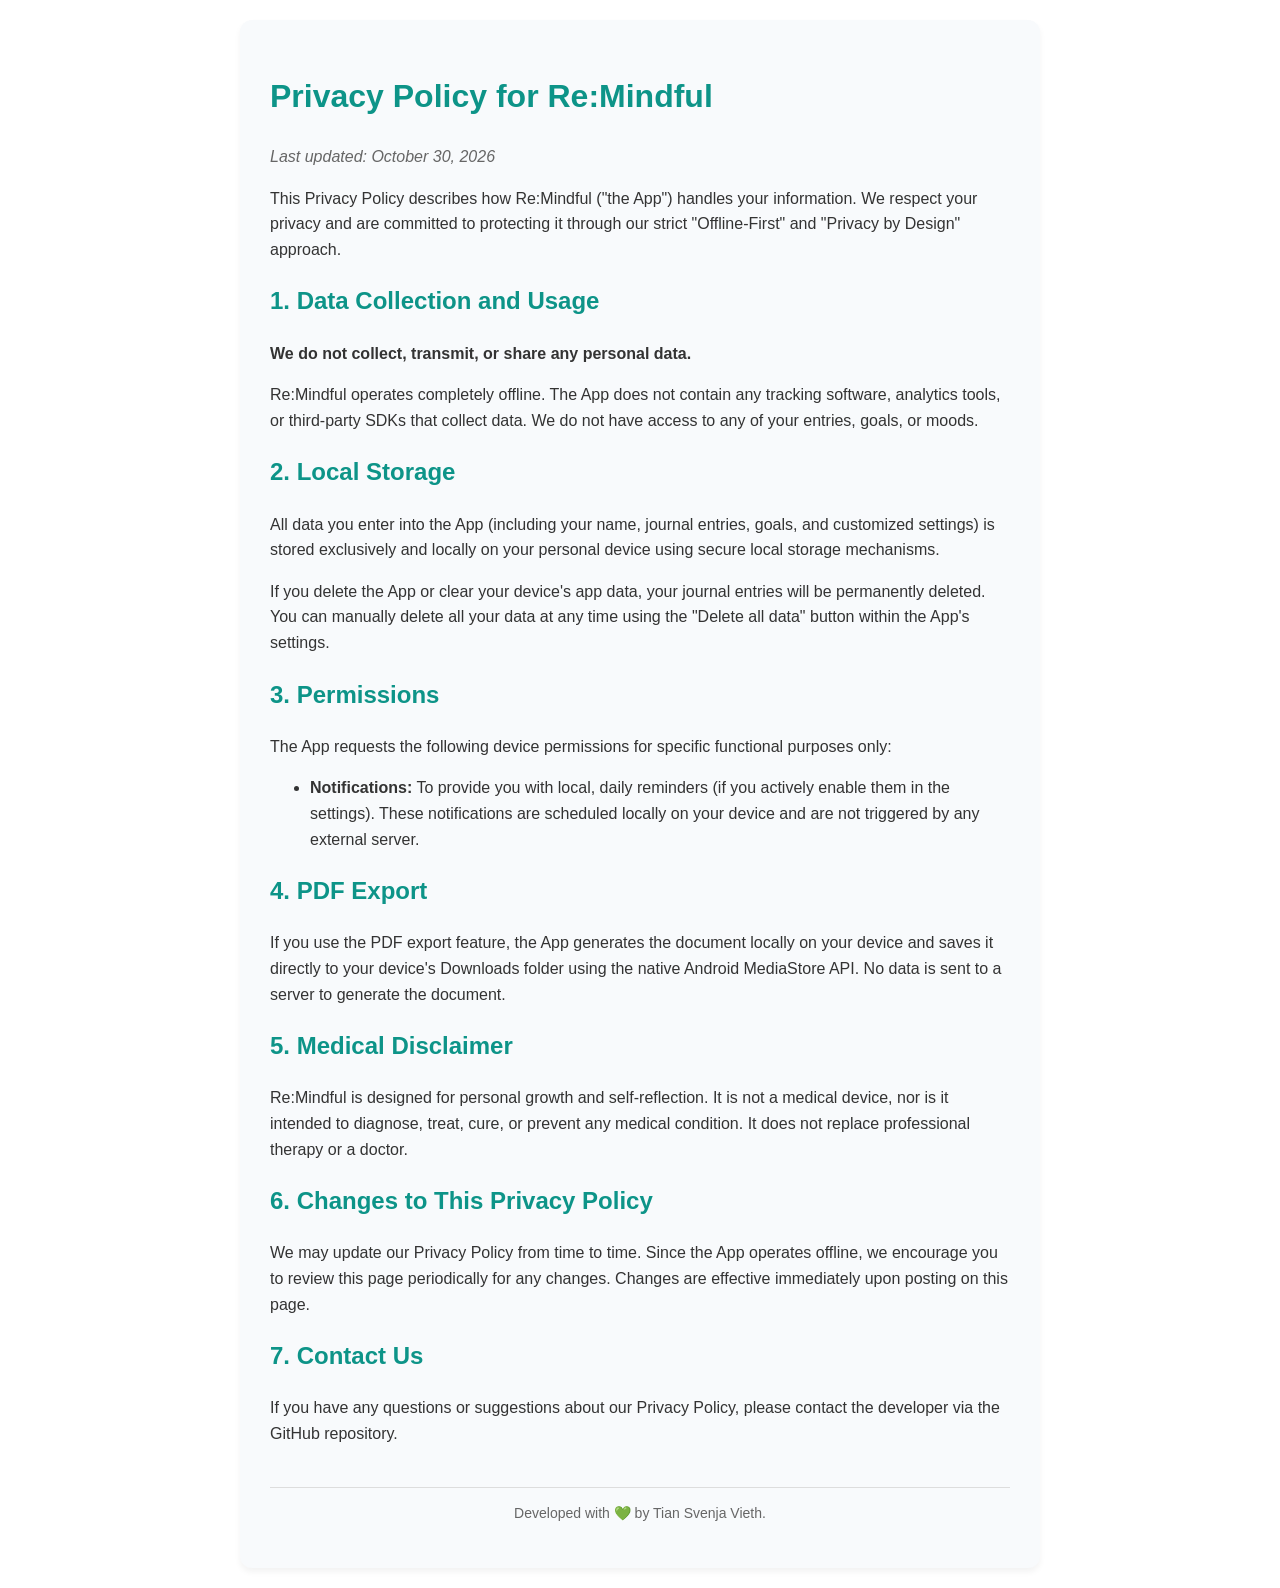
<file: index.html>
<!DOCTYPE html>
<html lang="en">
<head>
    <meta charset="UTF-8">
    <meta name="viewport" content="width=device-width, initial-scale=1.0">
    <title>Privacy Policy - Re:Mindful</title>
    <style>
        body {
            font-family: -apple-system, BlinkMacSystemFont, "Segoe UI", Roboto, Helvetica, Arial, sans-serif;
            line-height: 1.6;
            color: #333;
            max-width: 800px;
            margin: 0 auto;
            padding: 20px;
        }
        h1, h2 {
            color: #0d9488;
        }
        .container {
            background-color: #f8fafc;
            padding: 30px;
            border-radius: 12px;
            box-shadow: 0 4px 6px rgba(0,0,0,0.05);
        }
        .date {
            color: #666;
            font-style: italic;
        }
    </style>
</head>
<body>
    <div class="container">
        <h1>Privacy Policy for Re:Mindful</h1>
        <p class="date">Last updated: October 30, 2026</p>

        <p>This Privacy Policy describes how Re:Mindful ("the App") handles your information. We respect your privacy and are committed to protecting it through our strict "Offline-First" and "Privacy by Design" approach.</p>

        <h2>1. Data Collection and Usage</h2>
        <p><strong>We do not collect, transmit, or share any personal data.</strong></p>
        <p>Re:Mindful operates completely offline. The App does not contain any tracking software, analytics tools, or third-party SDKs that collect data. We do not have access to any of your entries, goals, or moods.</p>

        <h2>2. Local Storage</h2>
        <p>All data you enter into the App (including your name, journal entries, goals, and customized settings) is stored exclusively and locally on your personal device using secure local storage mechanisms.</p>
        <p>If you delete the App or clear your device's app data, your journal entries will be permanently deleted. You can manually delete all your data at any time using the "Delete all data" button within the App's settings.</p>

        <h2>3. Permissions</h2>
        <p>The App requests the following device permissions for specific functional purposes only:</p>
        <ul>
            <li><strong>Notifications:</strong> To provide you with local, daily reminders (if you actively enable them in the settings). These notifications are scheduled locally on your device and are not triggered by any external server.</li>
        </ul>

        <h2>4. PDF Export</h2>
        <p>If you use the PDF export feature, the App generates the document locally on your device and saves it directly to your device's Downloads folder using the native Android MediaStore API. No data is sent to a server to generate the document.</p>

        <h2>5. Medical Disclaimer</h2>
        <p>Re:Mindful is designed for personal growth and self-reflection. It is not a medical device, nor is it intended to diagnose, treat, cure, or prevent any medical condition. It does not replace professional therapy or a doctor.</p>

        <h2>6. Changes to This Privacy Policy</h2>
        <p>We may update our Privacy Policy from time to time. Since the App operates offline, we encourage you to review this page periodically for any changes. Changes are effective immediately upon posting on this page.</p>

        <h2>7. Contact Us</h2>
        <p>If you have any questions or suggestions about our Privacy Policy, please contact the developer via the GitHub repository.</p>

        <hr style="margin-top: 40px; border: none; border-top: 1px solid #ddd;">
        <p style="text-align: center; color: #666; font-size: 14px;">Developed with 💚 by Tian Svenja Vieth.</p>
    </div>
</body>
</html>
</file>
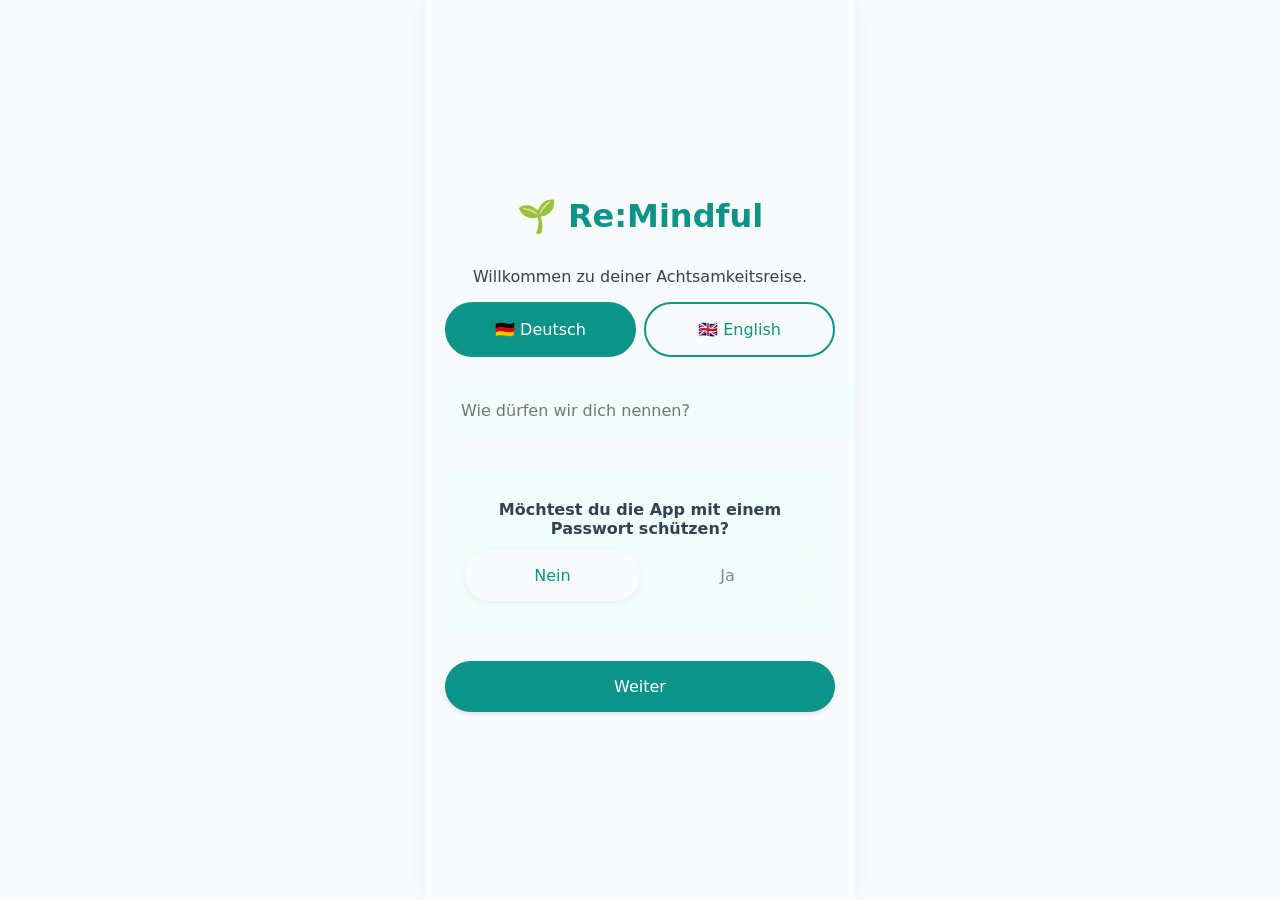
<file: app/src/main/assets/index.html>
<!DOCTYPE html>
<html lang="de">
<head>
    <meta charset="UTF-8">
    <meta name="viewport" content="width=device-width, initial-scale=1.0, maximum-scale=1.0, user-scalable=no, viewport-fit=cover">
    <title>Re:Mindful</title>
    <link rel="stylesheet" href="style.css">
</head>
<body>
    <div id="toast-container"></div>

    <!-- Lock Screen -->
    <div id="screen-lock" class="overlay-screen" style="display:none;">
        <div style="padding: 40px; text-align: center; width: 100%;">
            <h1 style="font-size: 48px; margin-bottom: 16px;">🔒</h1>
            <h2 data-i18n="lock_title">App gesperrt</h2>
            <p data-i18n="lock_desc">Bitte gib dein Passwort ein.</p>
            <input type="password" id="input-lock-pw" style="text-align: center;">
            <button onclick="app.unlockApp()" data-i18n="lock_btn">Entsperren</button>
        </div>
    </div>

    <!-- Splash Screen -->
    <div id="screen-splash" class="overlay-screen" style="display:none;">
        <div class="splash-content">
            <h1>👋</h1>
            <h2 id="splash-title">Willkommen!</h2>
            <p data-i18n="splash_subtitle">Wie geht es dir heute?</p>
            <button onclick="app.closeSplash()" data-i18n="splash_btn">Einen Eintrag erstellen</button>
        </div>
    </div>

    <!-- Custom Modal -->
    <div id="custom-modal" class="modal-overlay">
        <div class="modal-content">
            <h3 id="modal-title">Titel</h3>
            <div id="modal-body">Inhalt</div>
            <div class="modal-actions">
                <button id="modal-cancel" class="outline-btn" style="display:none;">Abbrechen</button>
                <button id="modal-confirm">OK</button>
            </div>
        </div>
    </div>

    <div id="app-container">
        <!-- Onboarding Screen -->
        <div id="screen-onboarding" class="screen">
            <div id="onboarding-step-1" class="onboarding-content">
                <h1>🌱 Re:Mindful</h1>
                <p data-i18n="onboarding_desc">Willkommen zu deiner Achtsamkeitsreise.</p>

                <div class="lang-selector">
                    <button class="lang-btn active" onclick="app.setLang('de')">🇩🇪 Deutsch</button>
                    <button class="lang-btn" onclick="app.setLang('en')">🇬🇧 English</button>
                </div>

                <input type="text" id="input-username" data-i18n-placeholder="onboarding_name_ph" placeholder="Wie dürfen wir dich nennen?">

                <div style="margin-top: 20px; background: var(--soft-teal); padding: 16px; border-radius: 16px;">
                    <p style="margin-bottom: 8px; font-weight: bold;" data-i18n="onboarding_pw_q">Möchtest du die App mit einem Passwort schützen?</p>
                    <div class="segment-control">
                        <button id="btn-pw-no" class="active" onclick="app.toggleOnboardingPw(false)" data-i18n="btn_no">Nein</button>
                        <button id="btn-pw-yes" onclick="app.toggleOnboardingPw(true)" data-i18n="btn_yes">Ja</button>
                    </div>
                    <div id="onboarding-pw-fields" style="display: none;">
                        <input type="password" id="input-pw1" data-i18n-placeholder="pw_ph1" placeholder="Passwort">
                        <input type="password" id="input-pw2" data-i18n-placeholder="pw_ph2" placeholder="Passwort wiederholen">
                    </div>
                </div>

                <button onclick="app.nextOnboardingStep()" data-i18n="onboarding_next" style="margin-top: 24px;">Weiter</button>
            </div>

            <div id="onboarding-step-2" class="onboarding-content" style="display: none;">
                <h1 style="font-size: 48px;">⏰</h1>
                <h2 data-i18n="onboard_remind_title">Tägliche Erinnerung</h2>
                <p data-i18n="onboard_remind_desc">Möchtest du jeden Tag eine liebevolle Erinnerung erhalten, um kurz innezuhalten und den Tag zu reflektieren?</p>

                <input type="time" id="onboard-reminder-time" value="19:00" style="font-size: 24px; text-align: center;">

                <button onclick="app.finishOnboarding(true)" data-i18n="onboard_remind_yes" style="margin-top: 16px;">Erinnerung aktivieren</button>
                <div style="display: flex; gap: 12px;">
                    <button class="outline-btn" onclick="app.prevOnboardingStep()" data-i18n="btn_back">Zurück</button>
                    <button class="outline-btn" onclick="app.finishOnboarding(false)" data-i18n="onboard_remind_no">Jetzt nicht</button>
                </div>
            </div>
        </div>

        <!-- Main App Screens (Tabs) -->
        <div id="screen-main" class="screen" style="display:none;">
            <!-- Tab 1: Mood Tracker -->
            <div id="tab-mood" class="tab-content active">
                <h2 data-i18n="mood_title">Wie fühlst du dich heute?</h2>
                <div class="mood-selector">
                    <button data-val="1" onclick="app.selectMood(1)">😢</button>
                    <button data-val="2" onclick="app.selectMood(2)">😕</button>
                    <button data-val="3" onclick="app.selectMood(3)">😐</button>
                    <button data-val="4" onclick="app.selectMood(4)">🙂</button>
                    <button data-val="5" onclick="app.selectMood(5)">😄</button>
                </div>

                <button class="nlp-btn" onclick="app.openMoodNLP()" data-i18n="mood_nlp_btn">✨ Gefühle in Worte fassen</button>

                <textarea id="mood-text" data-i18n-placeholder="mood_ph_happened" placeholder="Was ist passiert?"></textarea>
                <textarea id="mood-pos" data-i18n-placeholder="mood_ph_pos" placeholder="Was war positiv?"></textarea>
                <textarea id="mood-neg" data-i18n-placeholder="mood_ph_neg" placeholder="Was war negativ?"></textarea>

                <h3 data-i18n="mood_notes_title" style="margin-top: 16px; margin-bottom: 8px; font-size: 16px;">Zusätzliche Notizen</h3>
                <textarea id="mood-notes" data-i18n-placeholder="mood_notes_ph" placeholder="Weitere Gedanken..."></textarea>

                <button class="save-btn" onclick="app.saveMood()" data-i18n="save_entry">Eintrag speichern</button>
            </div>

            <!-- Tab 2: Goals -->
            <div id="tab-goals" class="tab-content" style="display:none;">
                <h2 data-i18n="goals_title">Meine Ziele</h2>

                <div class="settings-card" style="margin-bottom: 24px; padding: 16px;">
                    <h3 data-i18n="goals_create_title" style="margin-bottom: 12px; font-size: 16px;">Neues Ziel erstellen</h3>
                    <div class="segment-control" style="margin-bottom: 12px;">
                        <button id="seg-daily" class="active" onclick="app.switchGoalType('daily')" data-i18n="goals_daily">Tagesziel</button>
                        <button id="seg-weekly" onclick="app.switchGoalType('weekly')" data-i18n="goals_weekly">Wochenziel</button>
                    </div>

                    <input type="text" id="goal-input" data-i18n-placeholder="goals_ph" placeholder="Neues Ziel eingeben...">

                    <div style="margin-top: 12px; background: var(--bg-color); padding: 12px; border-radius: 8px; border: 1px solid var(--soft-teal);">
                        <label style="display: flex; align-items: flex-start; gap: 8px; cursor: pointer;">
                            <input type="checkbox" id="goal-custom-timer-toggle" onchange="app.toggleCustomTimer()" style="width: 18px; height: 18px; margin-top: 2px; flex-shrink: 0;">
                            <span data-i18n="goal_custom_timer" style="font-size: 13px; opacity: 0.9; line-height: 1.4;">Gibt es einen speziellen Zeitpunkt, bis zu welchem du das Ziel erreichen möchtest?</span>
                        </label>
                        <div id="goal-custom-timer-container" style="display: none; margin-top: 12px; align-items: center; gap: 6px; flex-wrap: wrap;">
                            <input type="number" id="goal-timer-d" min="0" placeholder="0" style="width: 55px; margin: 0; padding: 6px 8px;">
                            <span data-i18n="timer_d">Tage</span>
                            <input type="number" id="goal-timer-h" min="0" max="23" placeholder="0" style="width: 55px; margin: 0; padding: 6px 8px;">
                            <span data-i18n="timer_h">Std.</span>
                            <input type="number" id="goal-timer-m" min="0" max="59" placeholder="0" style="width: 55px; margin: 0; padding: 6px 8px;">
                            <span data-i18n="timer_m">Min.</span>
                        </div>
                        <p id="goal-timer-hint" style="font-size: 12px; opacity: 0.7; margin-top: 8px; display: none; margin-bottom: 0;"></p>
                    </div>

                    <div id="goal-nlp-suggestions" class="nlp-suggestions" style="margin-top: 16px;"></div>

                    <div id="custom-step-container" style="display:none; margin-top:10px;">
                        <input type="text" id="custom-step-input" data-i18n-placeholder="goals_custom_step_ph" placeholder="Eigenen kleinen Schritt hinzufügen...">
                        <button class="outline-btn" onclick="app.addCustomStep()" data-i18n="goals_add_step">Hinzufügen</button>
                    </div>

                    <div style="display: flex; gap: 8px; margin-top: 16px;">
                        <button class="nlp-btn" onclick="app.nlpAnalyzeGoal()" data-i18n="goals_nlp_btn" style="flex: 1; padding: 10px 12px; font-size: 13px; margin-top: 0;">✨ In kleine Schritte</button>
                        <button class="save-btn" id="btn-save-goal-direct" onclick="app.saveGoal()" data-i18n="goals_save_btn" style="flex: 1; padding: 10px 12px; font-size: 13px; margin-top: 0;">➕ Ziel speichern</button>
                    </div>
                    <button class="outline-btn" id="btn-cancel-edit" onclick="app.cancelEditGoal()" style="display:none; margin-top: 8px; width: 100%;" data-i18n="modal_cancel">Abbrechen</button>
                </div>

                <h3 data-i18n="goals_daily">Tagesziele</h3>
                <div id="active-daily-goals-list"></div>

                <h3 data-i18n="goals_weekly" style="margin-top:24px;">Wochenziele</h3>
                <div id="active-weekly-goals-list"></div>
            </div>

            <!-- Tab 3: Success -->
            <div id="tab-success" class="tab-content" style="display:none;">
                <h2 data-i18n="success_title">Erfolge feiern</h2>
                <p data-i18n="success_subtitle">Jeder kleine Schritt zählt!</p>

                <div style="background: var(--soft-amber); padding: 16px; border-radius: 16px; margin-bottom: 16px;">
                    <h3 style="color: var(--primary-amber); margin-bottom: 8px;" data-i18n="success_motivate_title">Du bist großartig! 🌟</h3>
                    <p style="font-size: 14px; opacity: 0.8; margin-bottom: 0;" data-i18n="success_motivate_desc">Nimm dir einen Moment Zeit, um stolz auf dich zu sein. Was hast du geschafft, egal wie klein es erscheinen mag?</p>
                </div>

                <input type="text" id="success-input" data-i18n-placeholder="success_ph" placeholder="Was war dein Erfolg?">
                <textarea id="success-reason" data-i18n-placeholder="success_reason_ph" placeholder="Was hat zu diesem Erfolg geführt?"></textarea>

                <button onclick="app.saveSuccess()" data-i18n="success_btn">🎉 Erfolg feiern & speichern</button>
            </div>

            <!-- Tab 4: Journal -->
            <div id="tab-journal" class="tab-content" style="display:none;">
                <h2 data-i18n="journal_title">Tagebuch</h2>
                <button onclick="app.exportPdf()" data-i18n="journal_pdf_btn">📄 Als PDF exportieren</button>
                <div id="journal-list"></div>
            </div>

            <!-- Tab 5: Settings -->
            <div id="tab-settings" class="tab-content" style="display:none;">
                <h2 data-i18n="settings_title">Einstellungen</h2>

                <!-- System & Profile -->
                <div class="settings-card">
                    <h3 data-i18n="settings_profile">👤 Profil & Sprache</h3>
                    <input type="text" id="settings-name" placeholder="Dein Name">
                    <button onclick="app.updateName()" data-i18n="settings_name_btn">Name speichern</button>

                    <div class="lang-selector" style="margin-top: 16px;">
                        <button id="set-lang-de" class="lang-btn" onclick="app.changeLang('de')">🇩🇪 Deutsch</button>
                        <button id="set-lang-en" class="lang-btn" onclick="app.changeLang('en')">🇬🇧 English</button>
                    </div>
                </div>

                <!-- Theme -->
                <div class="settings-card" style="margin-top: 16px;">
                    <h3 data-i18n="settings_theme">🌓 Erscheinungsbild</h3>
                    <select id="theme-selector" onchange="app.changeTheme()">
                        <option value="system" data-i18n="theme_system">System-Standard</option>
                        <option value="light" data-i18n="theme_light">Hell (Light Mode)</option>
                        <option value="dark" data-i18n="theme_dark">Dunkel (Dark Mode)</option>
                    </select>
                </div>

                <!-- Security -->
                <div class="settings-card" style="margin-top: 16px;">
                    <h3 data-i18n="settings_security">🔒 Sicherheit</h3>
                    <p id="pw-status-text" style="font-size:14px; opacity:0.8;"></p>
                    <button id="btn-pw-toggle" onclick="app.togglePasswordSetting()"></button>
                </div>

                <!-- Design -->
                <div class="settings-card" style="margin-top: 16px;">
                    <h3 data-i18n="settings_design">🎨 Design & Farben</h3>
                    <p data-i18n="settings_design_desc">Wähle dein bevorzugtes Farbschema:</p>
                    <div class="color-picker-grid">
                        <button class="color-btn" style="background: #0d9488" onclick="app.setManualColor('teal')">Teal</button>
                        <button class="color-btn" style="background: #4f46e5" onclick="app.setManualColor('indigo')">Indigo</button>
                        <button class="color-btn" style="background: #d97706" onclick="app.setManualColor('amber')">Amber</button>
                        <button class="color-btn" style="background: #e11d48" onclick="app.setManualColor('rose')">Rose</button>
                        <button class="color-btn" style="background: #059669" onclick="app.setManualColor('emerald')">Emerald</button>
                        <button class="color-btn" style="background: #7c3aed" onclick="app.setManualColor('violet')">Violet</button>
                    </div>
                    <button class="outline-btn" onclick="app.resetToMaterialYou()" data-i18n="settings_material_btn">📱 System "Material You" wiederherstellen</button>
                </div>

                <!-- System -->
                <div class="settings-card" style="margin-top: 16px;">
                    <h3 data-i18n="settings_system">🛠️ System</h3>

                    <p style="font-size: 14px; opacity: 0.8; margin-bottom: 8px;" data-i18n="settings_notif_desc">Benachrichtigungen verwalten:</p>
                    <button class="outline-btn" style="margin-bottom: 16px;" onclick="app.manageNotifications()" data-i18n="settings_notif_btn">Benachrichtigungen (System) öffnen</button>

                    <div style="display:flex; align-items:center; gap: 12px; margin-bottom: 12px;">
                        <input type="time" id="reminder-time" value="19:00" style="margin-bottom:0; flex:1;">
                        <button onclick="app.toggleDailyReminder()" data-i18n="settings_reminder" style="flex:2; margin-bottom:0;">⏰ Aktivieren</button>
                    </div>
                    <button class="danger-btn" onclick="app.confirmReset()" data-i18n="settings_delete">🗑️ Alle Daten löschen</button>
                </div>

                <!-- Help -->
                <div class="settings-card" style="margin-top: 16px;">
                    <h3 data-i18n="settings_help">❓ Hilfe & Erklärung</h3>
                    <details>
                        <summary data-i18n="help_q1">Wie funktioniert der Mood-Tracker?</summary>
                        <p data-i18n="help_a1" style="margin-top:8px; font-size:14px; opacity:0.8;">Wähle einen Emoji und beschreibe deinen Tag. Der Button "Gefühle in Worte fassen" hilft dir, deine Emotionen besser zu benennen.</p>
                    </details>
                    <details style="margin-top: 8px;">
                        <summary data-i18n="help_q2">Wie nutze ich die Ziele?</summary>
                        <p data-i18n="help_a2" style="margin-top:8px; font-size:14px; opacity:0.8;">Setze Tages- oder Wochenziele. Lass große Ziele von der App in kleine machbare Schritte zerlegen. Du kannst auch eigene Schritte hinzufügen. Wenn du fertig bist, bewerte das Ziel, damit es im Tagebuch landet.</p>
                    </details>
                    <details style="margin-top: 8px;">
                        <summary data-i18n="help_q3">Wie funktioniert die "KI" (NLP)?</summary>
                        <p data-i18n="help_a3" style="margin-top:8px; font-size:14px; opacity:0.8;">Die App analysiert deine Eingaben auf bestimmte Wörter und generiert daraus kleine, positive Vorschläge. Alles passiert direkt auf deinem Handy, ohne Internetverbindung.</p>
                    </details>
                    <details style="margin-top: 8px;">
                        <summary data-i18n="help_q4">Was passiert beim PDF-Export?</summary>
                        <p data-i18n="help_a4" style="margin-top:8px; font-size:14px; opacity:0.8;">Deine Einträge werden auf Knopfdruck in ein schönes PDF-Dokument formatiert und sicher in deinem Download-Ordner gespeichert.</p>
                    </details>
                    <details style="margin-top: 8px;">
                        <summary data-i18n="help_q5">Wofür ist diese App gedacht?</summary>
                        <p data-i18n="help_a5" style="margin-top:8px; font-size:14px; opacity:0.8;">Re:Mindful dient deinem persönlichen Wachstum und der Selbstreflexion. Hinweis: Sie ist kein Ersatz für eine professionelle Therapie oder einen Arzt.</p>
                    </details>
                </div>

                <!-- About -->
                <div class="settings-card" style="margin-top: 16px; text-align:center; opacity:0.7;">
                    <h3 data-i18n="about_title">ℹ️ Über diese App</h3>
                    <p style="font-size:14px;" data-i18n="about_desc"><strong>Re:Mindful</strong><br>Entwickelt von Tian Svenja Vieth<br>Vielen Dank an L. für die Ideen und das Feedback.<br><br>Diese App ist Open-Source und darf frei verteilt und modifiziert werden. Alle Daten bleiben 100% lokal auf deinem Gerät.</p>
                </div>
            </div>

            <!-- Bottom Navigation -->
            <nav class="bottom-nav">
                <button onclick="app.switchTab('mood', this)" class="active" data-i18n="nav_mood">Mood</button>
                <button onclick="app.switchTab('goals', this)" data-i18n="nav_goals">Ziele</button>
                <button onclick="app.switchTab('success', this)" data-i18n="nav_success">Erfolge</button>
                <button onclick="app.switchTab('journal', this)" data-i18n="nav_journal">Tagebuch</button>
                <button onclick="app.switchTab('settings', this)" data-i18n="nav_settings">Setup</button>
            </nav>
        </div>
    </div>

    <!-- Expired Goals Modal -->
    <div id="expired-modal" class="modal-overlay" style="display:none; z-index: 9999;">
        <div class="modal-content">
            <h3 data-i18n="expired_title">Abgelaufene Ziele</h3>
            <p data-i18n="expired_desc" style="margin-top: 8px;">Bitte werte deine abgelaufenen Ziele aus:</p>
            <div id="expired-list" style="max-height: 50vh; overflow-y: auto; margin-bottom: 16px; margin-top: 16px;"></div>
            <div style="display: flex; gap: 8px; flex-direction: column;">
                <button onclick="app.saveExpiredGoals()" data-i18n="expired_save">Auswerten & ins Tagebuch</button>
                <button class="outline-btn" onclick="app.closeExpiredModal()" data-i18n="btn_skip">Überspringen</button>
            </div>
        </div>
    </div>

    <script src="app.js?v=20"></script>
</body>
</html>
</file>
<file: app/src/main/assets/style.css>
:root {
    --bg-color: #f8fafc;
    --primary-teal: #0d9488;
    --soft-teal: #f0fdfa;
    --text-main: #334155;

    --primary-indigo: #4f46e5;
    --soft-indigo: #eef2ff;
    --primary-amber: #d97706;
    --soft-amber: #fffbeb;
    --danger-red: #e11d48;
}

[data-theme="dark"] {
    --bg-color: #0f172a;
    --text-main: #f8fafc;
    --soft-teal: #1e293b;
    --soft-indigo: #1e1b4b;
    --soft-amber: #451a03;
}

html, body {
    height: 100%;
    margin: 0;
    padding: 0;
    font-family: system-ui, -apple-system, sans-serif;
}

input, textarea, select, button {
    font-family: inherit;
}

body {
    background: var(--bg-color);
    color: var(--text-main);
    display: flex;
    justify-content: center;
    overflow: hidden; /* App container handles scrolling */
    transition: background 0.3s, color 0.3s;
}

#app-container {
    width: 100%;
    max-width: 430px;
    height: 100%;
    background: var(--bg-color);
    position: relative;
    box-shadow: 0 0 20px rgba(0,0,0,0.05);
    display: flex;
    flex-direction: column;
}

.screen {
    flex: 1;
    display: flex;
    flex-direction: column;
    height: 100%;
    overflow: hidden;
}

.onboarding-content {
    padding: 40px 20px;
    text-align: center;
    display: flex;
    flex-direction: column;
    justify-content: center;
    height: 100%;
}

.tab-content {
    flex: 1;
    overflow-y: auto;
    -webkit-overflow-scrolling: touch;
    padding: 20px;
    padding-bottom: 120px; /* Safe space for bottom nav and keyboard */
}

h1, h2 {
    margin-bottom: 16px;
    color: var(--primary-teal);
}

p {
    margin-bottom: 16px;
}

input, textarea, select {
    width: 100%;
    padding: 16px;
    border: none;
    background: var(--soft-teal);
    border-radius: 16px;
    margin-bottom: 12px;
    font-size: 16px;
    color: var(--text-main);
    transition: box-shadow 0.2s;
}

input:focus, textarea:focus, select:focus {
    outline: none;
    box-shadow: 0 0 0 2px var(--primary-teal);
}

textarea {
    resize: vertical;
    min-height: 100px;
}

button {
    background: var(--primary-teal);
    color: white;
    border: none;
    padding: 16px 24px;
    border-radius: 100px;
    font-size: 16px;
    font-weight: 500;
    cursor: pointer;
    width: 100%;
    margin-bottom: 12px;
    box-shadow: 0 2px 4px rgba(0,0,0,0.1);
    transition: background 0.3s, transform 0.1s, box-shadow 0.2s;
}

button:active {
    transform: scale(0.98);
}

button.nlp-btn {
    background: var(--soft-teal);
    color: var(--primary-teal);
    border: 1px solid var(--primary-teal);
}

button.danger-btn {
    background: var(--danger-red);
    color: white;
}

button.outline-btn {
    background: var(--soft-teal);
    color: var(--primary-teal);
    border: 1px solid var(--primary-teal);
    box-shadow: none;
}

button.outline-btn:active {
    opacity: 0.8;
}

/* Mood Selector with colored Emojis */
.mood-selector {
    display: flex;
    justify-content: space-between;
    margin-bottom: 16px;
}

.mood-selector button {
    width: 18%;
    font-size: 24px;
    background: var(--soft-teal);
    padding: 16px 0;
    border-radius: 20px;
    box-shadow: none;
    opacity: 0.6;
    transition: all 0.2s;
}

/* Colors for emojis */
.mood-selector button[data-val="1"] { color: var(--danger-red); }
.mood-selector button[data-val="2"] { color: #f97316; }
.mood-selector button[data-val="3"] { color: #eab308; }
.mood-selector button[data-val="4"] { color: #84cc16; }
.mood-selector button[data-val="5"] { color: #22c55e; }

.mood-selector button.selected {
    opacity: 1;
    transform: scale(1.1);
    background: var(--bg-color);
    box-shadow: 0 4px 12px rgba(0,0,0,0.1);
}

/* NLP Suggestions */
.nlp-suggestions {
    margin-bottom: 16px;
    background: var(--soft-teal);
    padding: 16px;
    border-radius: 16px;
}

.nlp-suggestions label {
    display: flex;
    align-items: center;
    margin-bottom: 12px;
    font-size: 15px;
}

.nlp-suggestions input[type="checkbox"] {
    width: auto;
    margin-right: 12px;
    margin-bottom: 0;
    transform: scale(1.2);
}

/* Segment Control */
.segment-control {
    display: flex;
    background: var(--soft-teal);
    border-radius: 100px;
    padding: 4px;
    margin-bottom: 16px;
}
.segment-control button {
    margin-bottom: 0;
    background: transparent;
    color: var(--text-main);
    box-shadow: none;
    opacity: 0.6;
}
.segment-control button.active {
    background: var(--bg-color);
    color: var(--primary-teal);
    opacity: 1;
    box-shadow: 0 2px 8px rgba(0,0,0,0.05);
}

/* Active Goals List */
.active-goal-card {
    background: var(--soft-indigo);
    padding: 16px;
    border-radius: 16px;
    margin-bottom: 12px;
}
.active-goal-card h4 {
    color: var(--primary-indigo);
    margin-bottom: 8px;
}
.active-goal-card ul {
    margin-left: 20px;
    margin-bottom: 12px;
    font-size: 14px;
}

/* Journal List */
.journal-day-group {
    margin-bottom: 24px;
}
.journal-day-header {
    font-size: 18px;
    font-weight: bold;
    color: var(--primary-teal);
    margin-bottom: 12px;
    border-bottom: 2px solid var(--soft-teal);
    padding-bottom: 4px;
}

.journal-entry {
    background: var(--soft-teal);
    border: none;
    padding: 20px;
    border-radius: 24px;
    margin-bottom: 16px;
    box-shadow: 0 4px 12px rgba(0,0,0,0.03);
}

.entry-header {
    display: flex;
    justify-content: space-between;
    align-items: center;
    margin-bottom: 12px;
    color: var(--text-main);
    opacity: 0.8;
}

.badge {
    padding: 6px 12px;
    border-radius: 100px;
    font-size: 12px;
    font-weight: bold;
    color: white;
}
.badge.mood { background: var(--primary-teal); }
.badge.success { background: var(--primary-amber); }
.badge.goal { background: var(--primary-indigo); }
.badge.voice { background: #64748b; }

.journal-entry p { white-space: pre-wrap; font-size: 15px; margin-bottom: 8px; }

.entry-actions {
    display: flex;
    gap: 8px;
    margin-top: 16px;
}
.entry-actions button {
    margin-bottom: 0;
    padding: 8px;
    font-size: 12px;
    width: auto;
    flex: 1;
}

/* Audio Player */
audio {
    width: 100%;
    margin-top: 8px;
    margin-bottom: 8px;
    border-radius: 100px;
}
.voice-memo-card {
    background: var(--soft-teal);
    padding: 16px;
    border-radius: 20px;
    margin-bottom: 16px;
}

/* Settings Cards */
.settings-card {
    background: var(--soft-teal);
    padding: 20px;
    border-radius: 24px;
}
.settings-card h3 {
    margin-bottom: 12px;
    font-size: 18px;
    color: var(--text-main);
}
.color-picker-grid {
    display: grid;
    grid-template-columns: repeat(3, 1fr);
    gap: 12px;
    margin-bottom: 16px;
}
.color-btn {
    border-radius: 12px;
    height: 48px;
    margin: 0;
    box-shadow: none;
    color: white;
    font-weight: bold;
    text-shadow: 0 1px 2px rgba(0,0,0,0.2);
}
.lang-selector {
    display: flex;
    gap: 8px;
    margin-bottom: 16px;
}
.lang-btn {
    background: transparent;
    border: 2px solid var(--primary-teal);
    color: var(--primary-teal);
    box-shadow: none;
}
.lang-btn.active {
    background: var(--primary-teal);
    color: white;
}

/* Details / Accordion */
details {
    background: var(--bg-color);
    padding: 12px;
    border-radius: 12px;
    cursor: pointer;
}
summary { font-weight: bold; color: var(--primary-teal); }

/* Bottom Navigation (Material 3) */
.bottom-nav {
    position: absolute;
    bottom: 0;
    width: 100%;
    display: flex;
    background: var(--bg-color);
    padding: 12px 4px;
    box-shadow: 0 -2px 10px rgba(0,0,0,0.05);
    z-index: 100;
    overflow-x: auto;
}

.bottom-nav button {
    flex: 1;
    background: transparent;
    color: var(--text-main);
    font-size: 11px;
    padding: 12px 2px;
    margin: 0;
    box-shadow: none;
    border-radius: 100px;
    transition: all 0.2s;
    opacity: 0.6;
    min-width: 60px;
}

.bottom-nav button.active {
    background: var(--soft-teal);
    color: var(--primary-teal);
    opacity: 1;
    font-weight: bold;
}

body.keyboard-open .bottom-nav {
    display: none !important;
}

/* Modals & Overlays */
.overlay-screen {
    position: absolute;
    inset: 0;
    background: var(--bg-color);
    color: var(--text-main);
    z-index: 200;
    display: flex;
    justify-content: center;
    align-items: center;
    flex-direction: column;
}
.overlay-screen#screen-splash {
    background: var(--primary-teal);
    color: white;
}
.splash-content {
    text-align: center;
    padding: 40px;
}
.splash-content h1 { font-size: 60px; margin-bottom: 16px; color: white; }
.splash-content h2 { color: white; }
.splash-content button {
    background: white;
    color: var(--primary-teal);
    margin-top: 24px;
}

.modal-overlay {
    position: fixed;
    inset: 0;
    background: rgba(0,0,0,0.6);
    display: none;
    justify-content: center;
    align-items: center;
    z-index: 9999;
}
.modal-content {
    background: var(--bg-color);
    padding: 24px;
    border-radius: 24px;
    width: 90%;
    max-width: 400px;
}
.modal-actions {
    display: flex;
    gap: 12px;
    margin-top: 20px;
}
.modal-actions button { margin-bottom: 0; }

/* Toast */
#toast-container {
    position: fixed;
    bottom: 100px;
    left: 50%;
    transform: translateX(-50%);
    z-index: 10000;
    display: flex;
    flex-direction: column;
    gap: 10px;
    pointer-events: none;
}
.toast {
    background: var(--text-main);
    color: var(--bg-color);
    padding: 12px 24px;
    border-radius: 100px;
    font-size: 14px;
    animation: fadein 0.3s, fadeout 0.3s 2.7s;
    box-shadow: 0 4px 12px rgba(0,0,0,0.15);
}
@keyframes fadein { from { opacity: 0; transform: translateY(20px); } to { opacity: 1; transform: translateY(0); } }
@keyframes fadeout { from { opacity: 1; } to { opacity: 0; } }

/* Confetti */
.confetti {
    position: absolute;
    width: 10px;
    height: 10px;
    top: -10px;
    z-index: 999;
    animation: fall linear forwards;
}
@keyframes fall {
    to { transform: translateY(110vh) rotate(720deg); }
}
</file>
